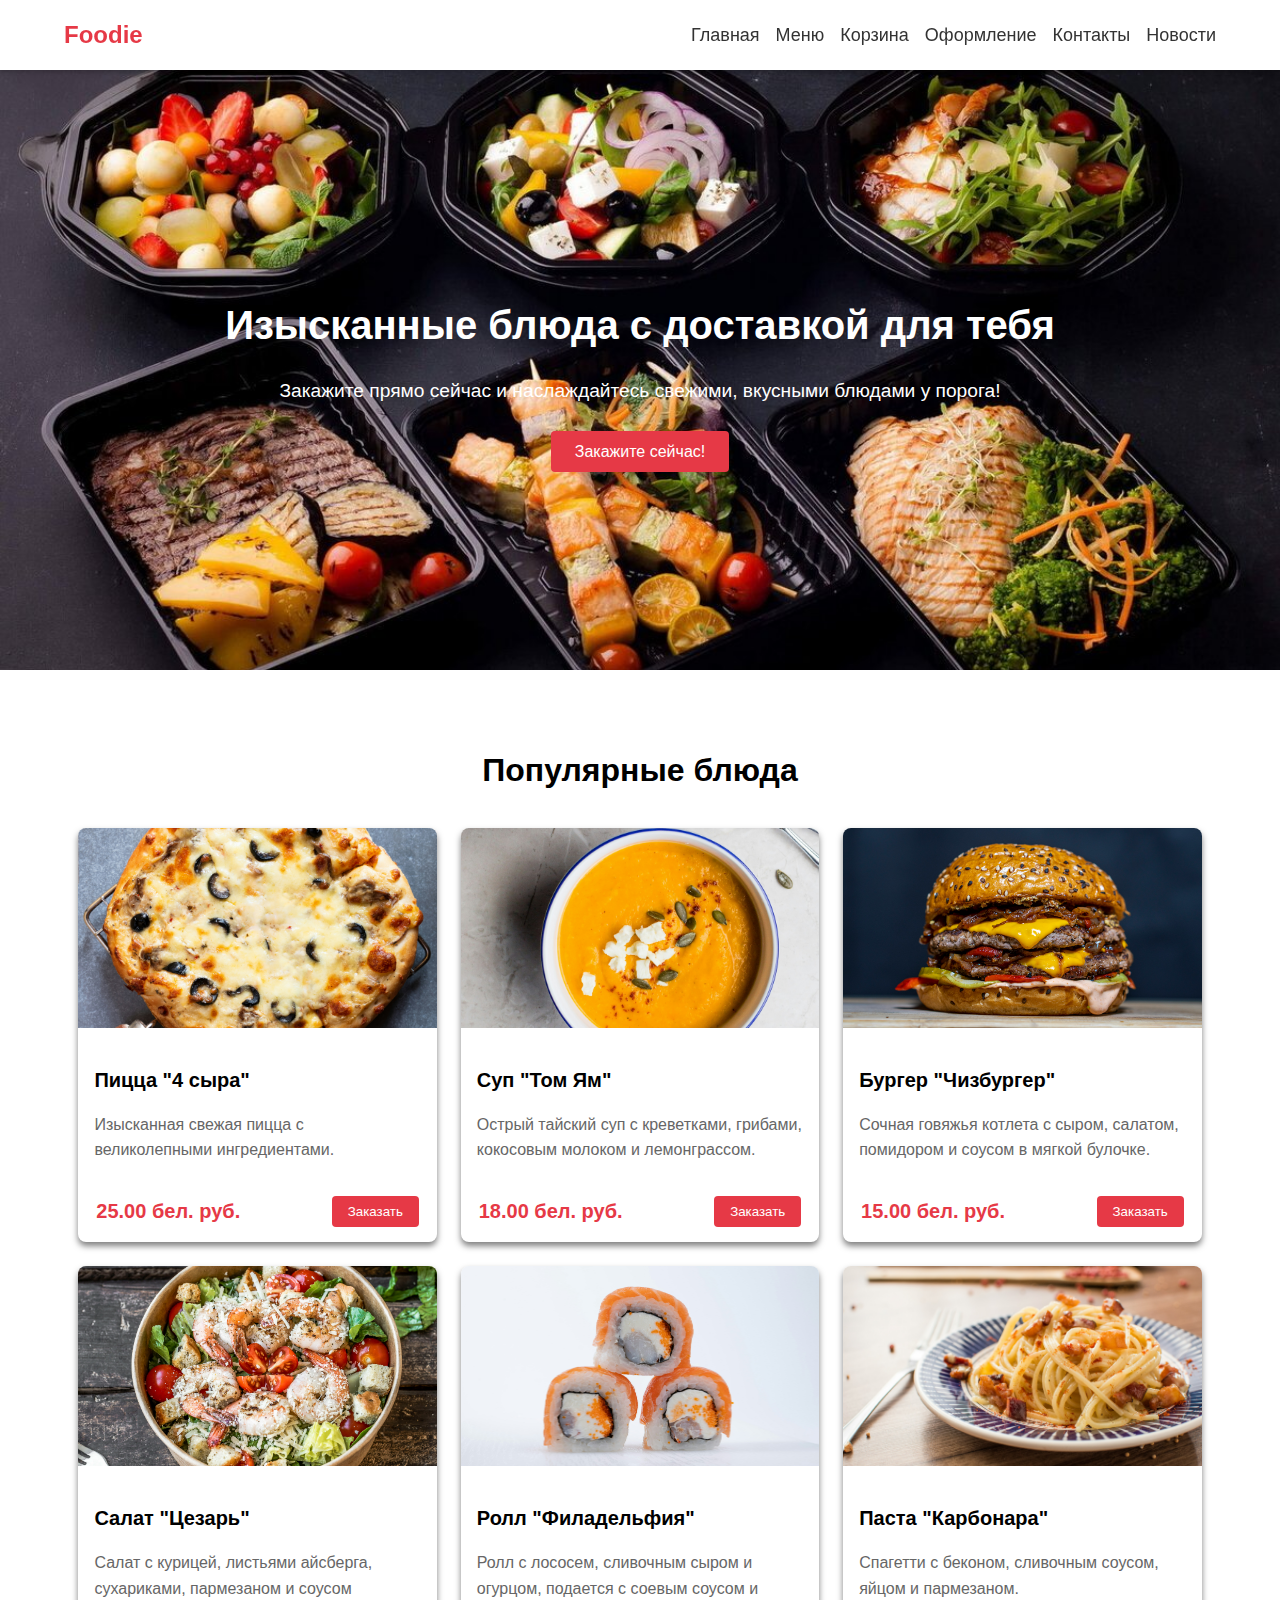
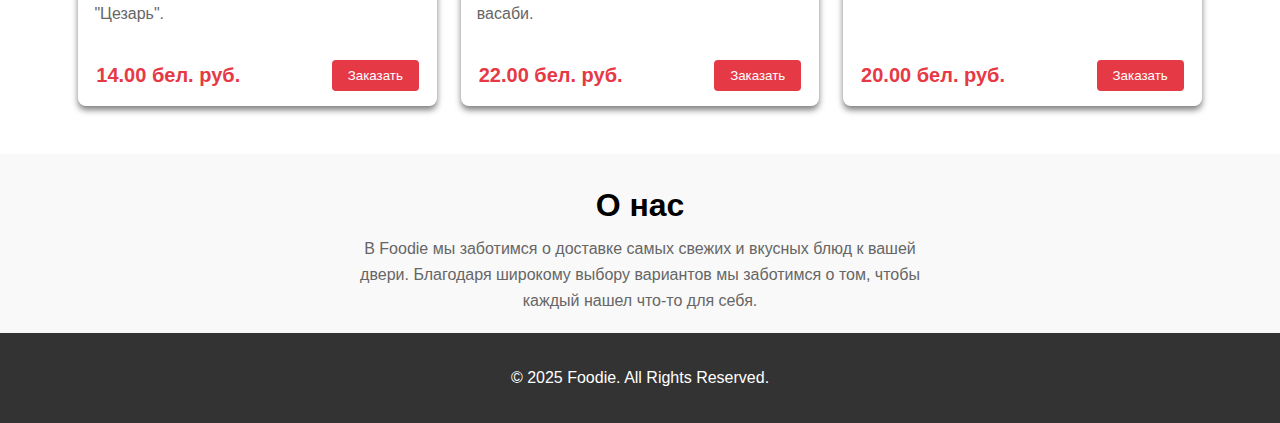
<file: website/index.html>
<!DOCTYPE html>
<html lang="ru">
<head>
    <meta charset="UTF-8">
    <meta name="viewport" content="width=device-width, initial-scale=1.0">
    <title>Доставка еды</title>
    <link rel="stylesheet" href="style.css">
    <link rel="icon" href="favicon.ico" type="image/x-icon">
    
</head>
<body>
   
    <div class="header">
        <div class="container">

            <!-- Навигация -->
            <nav class="nav">
                <a href="../website/index.html" class="logo">Foodie</a>
                <input id="menu__toggle" type="checkbox" />
                <label class="menu__btn" for="menu__toggle">
                    <span></span>
                </label>
                <ul class="menu__box">
                    <li><a class="menu__item" href="../website/index.html">Главная</a></li>
                    <li><a class="menu__item" href="../website/pages/menu.html">Меню</a></li>
                    <li><a class="menu__item" href="../website/pages/shoppingBasket.html">Корзина</a></li>
                    <li><a class="menu__item" href="../website/pages/order.html">Оформление</a></li>
                    <li><a class="menu__item" href="../website/pages/contacts.html">Контакты</a></li>
                    <li><a class="menu__item" href="../website/pages/news.html">Новости</a></li>
                </ul>
            </nav>

        </div>
    </div>

    <section class="hero">
        <div class="container">
            <h1>Изысканные блюда с доставкой для тебя</h1>
            <p>Закажите прямо сейчас и наслаждайтесь свежими, вкусными блюдами у порога!</p>
            <a href="../website/pages/menu.html" class="order-now">Закажите сейчас!</a>
        </div>
    </section>

    <section id="menu" class="popular-dishes">
        <div class="container">
            <h2>Популярные блюда</h2>
            <div class="dishes-grid">
                <!-- Card Example -->
                <div class="card">
                    <img src="../website/assets/images/cheese_pizza.jpg" alt='Пицца "4 сыра"'>
                    
                    <div class="card-content">
                        <h3>Пицца "4 сыра"</h3>
                        <p>Изысканная свежая пицца с великолепными ингредиентами.</p>
                        
                    </div>
                    <div class="card-footer">
                        <span class="price">25.00 бел. руб.</span>
                        <button class="add-to-cart">Заказать</button>
                    </div>
                </div>

                <div class="card">
                    <img src="../website/assets/images/tom_yam_soup.jpg" alt='Суп "Том Ям"'>
                    <div class="card-content">
                        <h3>Суп "Том Ям"</h3>
                        <p>Острый тайский суп с креветками, грибами, кокосовым молоком и лемонграссом.</p>
                        
                    </div>
                    <div class="card-footer">
                        <span class="price">18.00 бел. руб.</span>
                        <button class="add-to-cart">Заказать</button>
                    </div>
                </div>

                <div class="card">
                    <img src="../website/assets/images/cheeseburger.jpg" alt='Бургер "Чизбургер"'>
                    <div class="card-content">
                        <h3>Бургер "Чизбургер"</h3>
                        <p>Сочная говяжья котлета с сыром, салатом, помидором и соусом в мягкой булочке.</p>
                        
                    </div>
                    <div class="card-footer">
                        <span class="price">15.00 бел. руб.</span>
                        <button class="add-to-cart">Заказать</button>
                    </div>
                </div>
                <div class="card">
                    <img src="../website/assets/images/caesar_salad.jpg" alt='Салат "Цезарь"'>
                    <div class="card-content">
                        <h3>Салат "Цезарь"</h3>
                        <p>Салат с курицей, листьями айсберга, сухариками, пармезаном и соусом "Цезарь".</p>
                        
                    </div>
                    <div class="card-footer">
                        <span class="price">14.00 бел. руб.</span>
                        <button class="add-to-cart">Заказать</button>
                    </div>
                </div>
                <div class="card">
                    <img src="../website/assets/images/philadelphia.jpg" alt='Ролл "Филадельфия"'>
                    <div class="card-content">
                        <h3>Ролл "Филадельфия"</h3>
                        <p>Ролл с лососем, сливочным сыром и огурцом, подается с соевым соусом и васаби.</p>
                        
                    </div>
                    <div class="card-footer">
                        <span class="price">22.00 бел. руб.</span>
                        <button class="add-to-cart">Заказать</button>
                    </div>
                </div>
                <div class="card">
                    <img src="../website/assets/images/carbonara.jpg" alt='Паста "Карбонара"'>
                    <div class="card-content">
                        <h3>Паста "Карбонара"</h3>
                        <p>Спагетти с беконом, сливочным соусом, яйцом и пармезаном.</p>
                       
                    </div>
                    <div class="card-footer">
                        <span class="price">20.00 бел. руб.</span>
                        <button class="add-to-cart">Заказать</button>
                    </div>
                </div>
            </div>
        </div>
    </section>

    <section id="about" class="about">
        <div class="container">
            <h2>О нас</h2>
            <p>В Foodie мы заботимся о доставке самых свежих и вкусных блюд к вашей двери. Благодаря широкому выбору вариантов мы заботимся о том, чтобы каждый нашел что-то для себя.</p>
        </div>
    </section>

    <footer class="footer">
        <div class="container">
            <p>&copy; 2025 Foodie. All Rights Reserved.</p>
        </div>
    </footer>
</body>
</html>
</file>
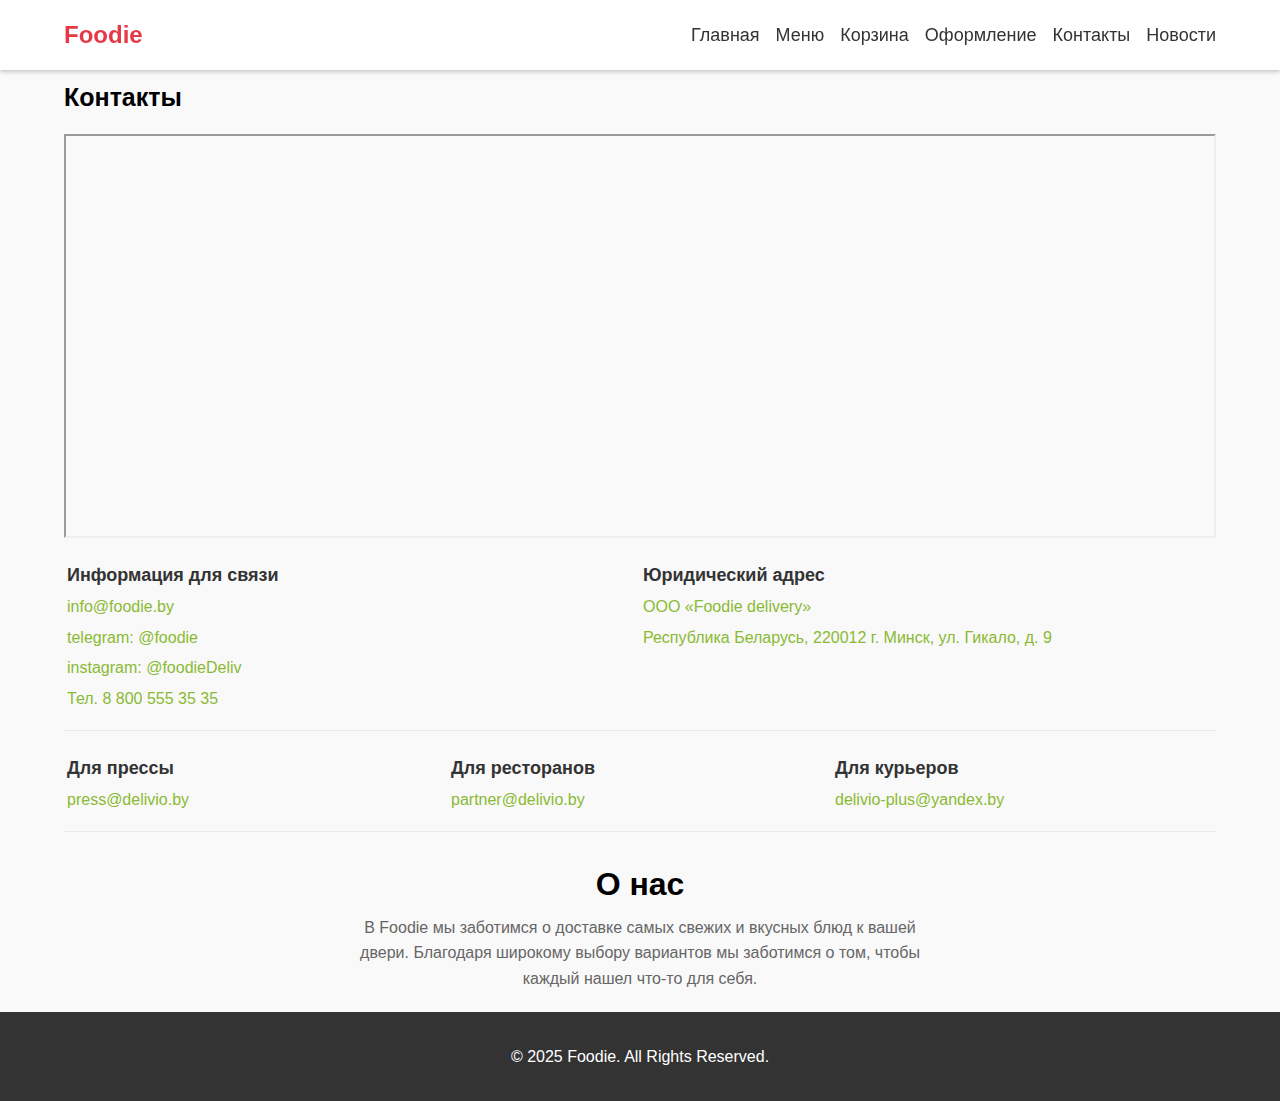
<file: website/pages/contacts.html>
<!DOCTYPE html>
<html lang="ru">
  <head>
    <meta charset="UTF-8" />
    <meta name="viewport" content="width=device-width, initial-scale=1.0" />
    <title>Контакты</title>
    <link rel="stylesheet" href="../style.css" />
    <link rel="stylesheet" href="../styles/style_contacts.css" />
    <link rel="icon" href="../favicon.ico" type="image/x-icon" />
  </head>

  <body>
    <header class="header">
      <div class="container">
        <!-- Навигация -->
        <nav class="nav">
          <a href="../index.html" class="logo">Foodie</a>
          <input id="menu__toggle" type="checkbox" />
          <label class="menu__btn" for="menu__toggle">
            <span></span>
          </label>
          <ul class="menu__box">
            <li><a class="menu__item" href="../index.html">Главная</a></li>
            <li><a class="menu__item" href="../pages/menu.html">Меню</a></li>
            <li><a class="menu__item" href="../pages/shoppingBasket.html">Корзина</a></li>
            <li><a class="menu__item" href="../pages/order.html">Оформление</a></li>
            <li><a class="menu__item" href="../pages/contacts.html">Контакты</a></li>
            <li><a class="menu__item" href="../pages/news.html">Новости</a></li>
          </ul>
        </nav>
      </div>
    </header>

    <div class="container">
      <h1>Контакты</h1>
      <div class="map">
        <a
          href="https://yandex.by/maps/157/minsk/?utm_medium=mapframe&utm_source=maps"
        ></a>
        <a
          href="https://yandex.by/maps/157/minsk/house/Zk4Ycw5kTkADQFtpfXVwc3xqZQ==/?ll=27.596234%2C53.912022&utm_medium=mapframe&utm_source=maps&z=17.37"
        ></a>
        <iframe
          src="https://yandex.by/map-widget/v1/?ll=27.596234%2C53.912022&mode=whatshere&whatshere%5Bpoint%5D=27.594625%2C53.911934&whatshere%5Bzoom%5D=17&z=17.37"
          width="560"
          height="400"
          frameborder="1"
          allowfullscreen="true"
          style="position: relative"
        ></iframe>
      </div>

      <div class="contact-info">
        <div class="contact-row">
          <div class="contact-item">
            <h3>Информация для связи</h3>
            <p>info@foodie.by</p>
            <p>telegram: @foodie</p>
            <p>instagram: @foodieDeliv</p>
            <p>Тел. 8 800 555 35 35</p>
          </div>
          <div class="contact-item">
            <h3>Юридический адрес</h3>
            <p>ООО  «Foodie delivery» </p>
            <p>Республика Беларусь, 220012 г. Минск, ул. Гикало, д. 9</p>
          </div>
        </div>
        <div class="contact-row">
          <div class="contact-item">
            <h4>Для прессы</h4>
            <p>press@delivio.by</p>
          </div>
          <div class="contact-item">
            <h4>Для ресторанов</h4>
            <p>partner@delivio.by</p>
          </div>
          <div class="contact-item">
            <h4>Для курьеров</h4>
            <p>delivio-plus@yandex.by</p>
          </div>
        </div>
      </div>
    </div>

    <section id="about" class="about">
      <div class="container">
        <h2>О нас</h2>
        <p>
          В Foodie мы заботимся о доставке самых свежих и вкусных блюд к вашей
          двери. Благодаря широкому выбору вариантов мы заботимся о том, чтобы
          каждый нашел что-то для себя.
        </p>
      </div>
    </section>

    <footer class="footer">
      <div class="container">
        <p>&copy; 2025 Foodie. All Rights Reserved.</p>
      </div>
    </footer>
  </body>
</html>
</file>
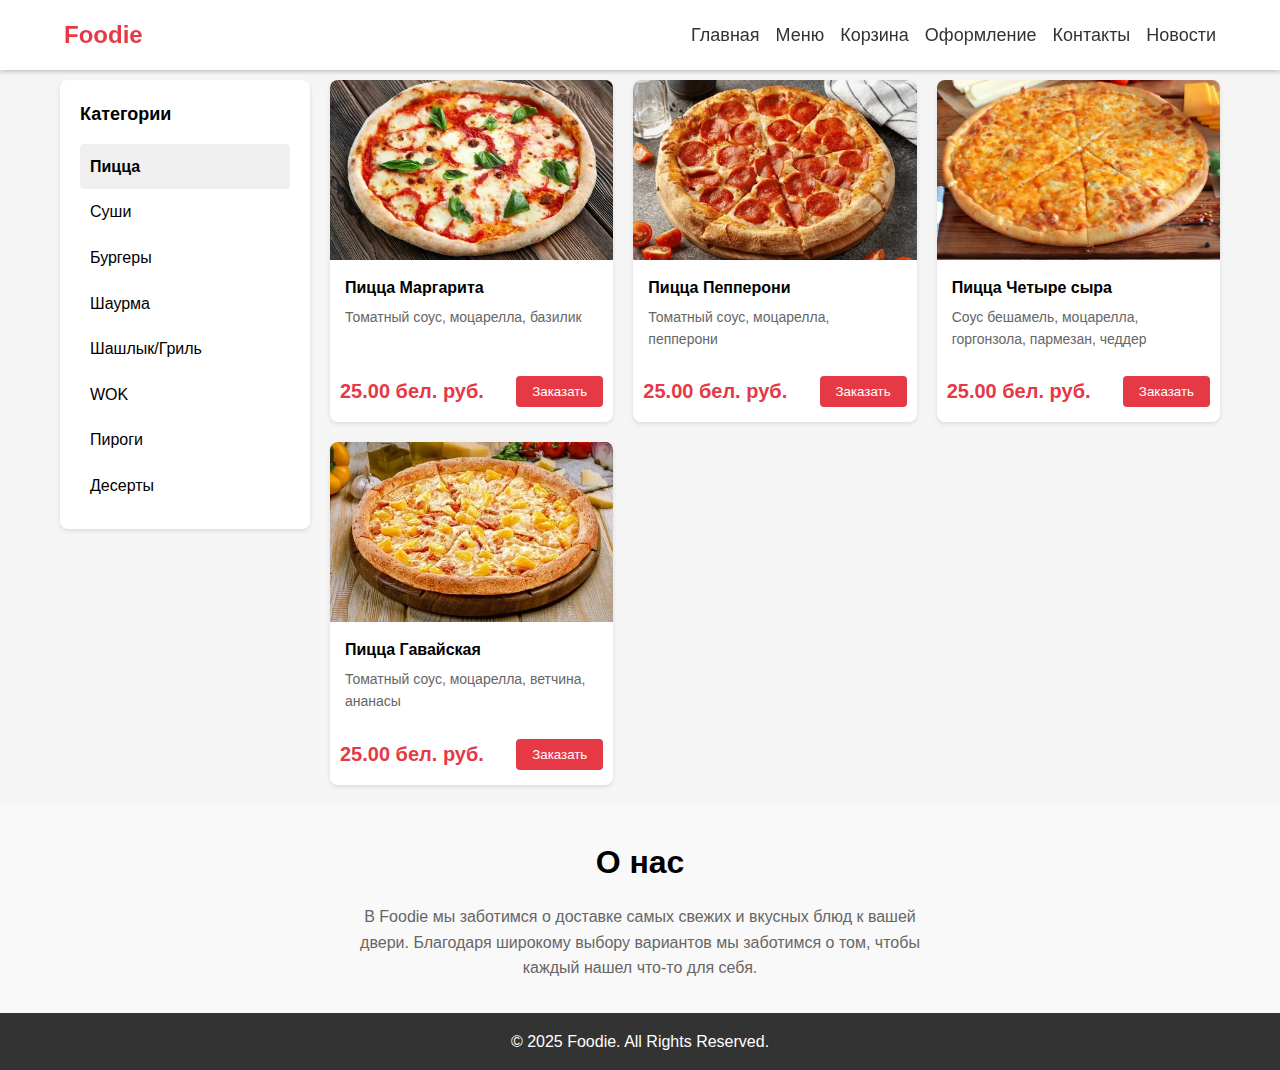
<file: website/pages/menu.html>
<!DOCTYPE html>
<html lang="ru">
<head>
    <meta charset="UTF-8">
    <meta name="viewport" content="width=device-width, initial-scale=1.0">
    <title>Меню - Доставка еды</title>
    <link rel="stylesheet" href="../style.css">
    <link rel="stylesheet" href="../styles/style_menu.css">
    <link rel="icon" href="../favicon.ico" type="image/x-icon">
</head>

<body>
    <header class="header">
        <div class="container">

            <!-- Навигация -->
            <nav class="nav">
                <a href="../index.html" class="logo">Foodie</a>
                <input id="menu__toggle" type="checkbox" />
                <label class="menu__btn" for="menu__toggle">
                    <span></span>
                </label>
                <ul class="menu__box">
                    <li><a class="menu__item" href="../index.html">Главная</a></li>
                    <li><a class="menu__item" href="../pages/menu.html">Меню</a></li>
                    <li><a class="menu__item" href="../pages/shoppingBasket.html">Корзина</a></li>
                    <li><a class="menu__item" href="../pages/order.html">Оформление</a></li>
                    <li><a class="menu__item" href="../pages/contacts.html">Контакты</a></li>
                    <li><a class="menu__item" href="../pages/news.html">Новости</a></li>
                </ul>
            </nav>

        </div>
      </header>

    <div class="menu-container">
        <aside class="sidebar">
            <h2>Категории</h2>
            <ul class="category-list">
                <li class="active">Пицца</li>
                <li>Суши</li>
                <li>Бургеры</li>
                <li>Шаурма</li>
                <li>Шашлык/Гриль</li>
                <li>WOK</li>
                <li>Пироги</li>
                <li>Десерты</li>
            </ul>
        </aside>
    
        <main class="content">
            <!-- Карточка блюда -->
            <div class="dish-card">
                <div class="dish-image">
                    <img src="../assets/images/margherita.jpg">
                    
                </div>
                <div class="dish-info">
                    <div class="dish-name">Пицца Маргарита</div>
                    <div class="dish-description">Томатный соус, моцарелла, базилик</div>
                    
                </div>
                <div class="card-footer">
                    <span class="price">25.00 бел. руб.</span>
                    <button class="add-to-cart">Заказать</button>
                </div>
            </div>

            <!-- Дублируем карточки для примера -->
            <div class="dish-card">
                <div class="dish-image">
                    <img src="../assets/images/peperoni.jpg" alt="Пицца Пепперони">
                </div>
                <div class="dish-info">
                    <div class="dish-name">Пицца Пепперони</div>
                    <div class="dish-description">Томатный соус, моцарелла, пепперони</div>
                </div>
                <div class="card-footer">
                    <span class="price">25.00 бел. руб.</span>
                    <button class="add-to-cart">Заказать</button>
                </div>
            </div>

            <div class="dish-card">
                <div class="dish-image">
                    <img src="../assets/images/4chees.jpg" alt="Пицца Четыре сыра">
                </div>
                <div class="dish-info">
                    <div class="dish-name">Пицца Четыре сыра</div>
                    <div class="dish-description">Соус бешамель, моцарелла, горгонзола, пармезан, чеддер</div>
                   
                </div>
                <div class="card-footer">
                    <span class="price">25.00 бел. руб.</span>
                    <button class="add-to-cart">Заказать</button>
                </div>
            </div>

            <div class="dish-card">
                <div class="dish-image">
                    <img src="../assets/images/gavani.jpg" alt="Пицца Гавайская">
                </div>
                <div class="dish-info">
                    <div class="dish-name">Пицца Гавайская</div>
                    <div class="dish-description">Томатный соус, моцарелла, ветчина, ананасы</div>
                    
                </div>
                <div class="card-footer">
                    <span class="price">25.00 бел. руб.</span>
                    <button class="add-to-cart">Заказать</button>
                </div>
            </div>

        </main>
    </div>

    <section id="about" class="about">
        <div class="container">
          <h2>О нас</h2>
          <p>
            В Foodie мы заботимся о доставке самых свежих и вкусных блюд к вашей
            двери. Благодаря широкому выбору вариантов мы заботимся о том, чтобы
            каждый нашел что-то для себя.
          </p>
        </div>
      </section>
  
      <footer class="footer">
        <div class="container">
          <p>&copy; 2025 Foodie. All Rights Reserved.</p>
        </div>
      </footer>
</body>
</html>
</file>
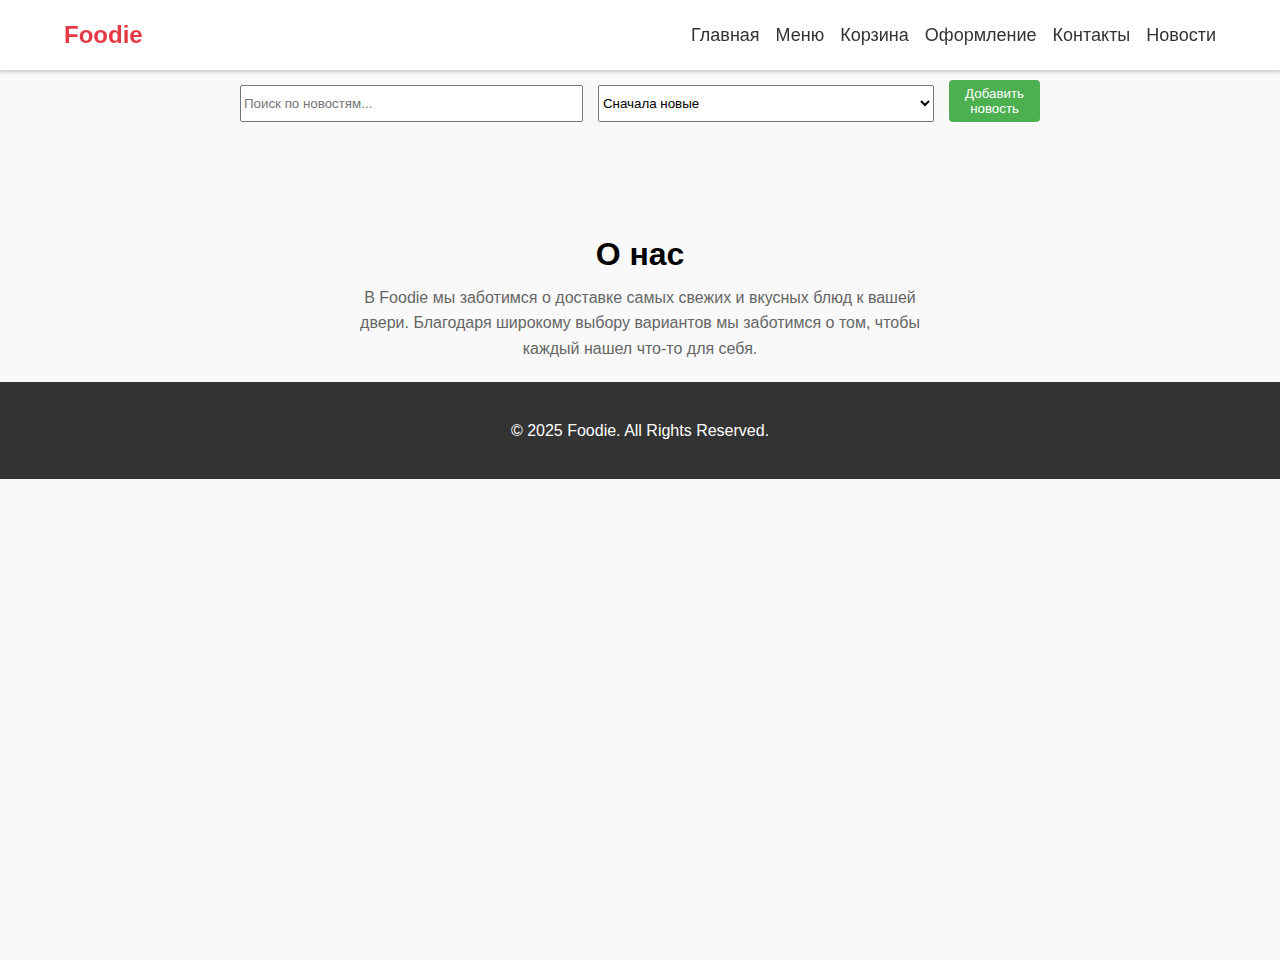
<file: website/pages/news.html>
<!DOCTYPE html>
<html lang="en">
  <head>
    <meta charset="UTF-8" />
    <meta name="viewport" content="width=device-width, initial-scale=1.0" />
    <title>Новости</title>
    <link rel="stylesheet" href="../style.css" />
    <link rel="stylesheet" href="../styles/style_news.css" />
    <link rel="icon" href="../favicon.ico" type="image/x-icon" />
    <style>
      body {
        min-height: 100vh; /* Если это есть, удалите или измените */
        padding-top: 60px; /* Если это есть, удалите или измените */
      }

      .footer {
        background-color: #333; /* Цвет фона футера */
        color: white; /* Цвет текста футера */
        text-align: center; /* Выравнивание текста по центру */
        padding: 20px 0; /* Отступы внутри футера */
        margin-top: auto; /* Футер прижимается к низу */
      }

      /* Стили для кнопки "Добавить" */
      #addNewsButton {
        padding: 6px 16px;
        background-color: #4caf50;
        color: white;
        border: none;
        border-radius: 4px;
        cursor: pointer;
      }

      #addNewsButton:hover {
        background-color: #45a049;
      }

      /* Стили для формы */
      .news-form {
        background-color: #f9f9f9;
        padding: 20px;
        border: 1px solid #ddd;
        margin-bottom: 20px;
      }

      /* Стили для кнопок в форме */
      #submitBtn,
      #cancelBtn {
        background-color: #4caf50;
        color: white;
        padding: 10px 20px;
        border: none;
        cursor: pointer;
        margin-right: 10px;
      }

      #cancelBtn {
        background-color: #f44336;
      }

      #submitBtn:hover,
      #cancelBtn:hover {
        opacity: 0.8;
      }
    </style>
  </head>
  <body>
    <header class="header">
      <div class="container">
        <!-- Навигация -->
        <nav class="nav">
          <a href="../index.html" class="logo">Foodie</a>
          <input id="menu__toggle" type="checkbox" />
          <label class="menu__btn" for="menu__toggle">
            <span></span>
          </label>
          <ul class="menu__box">
            <li><a class="menu__item" href="../index.html">Главная</a></li>
            <li><a class="menu__item" href="../pages/menu.html">Меню</a></li>
            <li><a class="menu__item" href="../pages/shoppingBasket.html">Корзина</a></li>
            <li><a class="menu__item" href="../pages/order.html">Оформление</a></li>
            <li><a class="menu__item" href="../pages/contacts.html">Контакты</a></li>
            <li><a class="menu__item" href="../pages/news.html">Новости</a></li>
          </ul>
        </nav>
      </div>
    </header>

    <div class="news-page">
      <div class="search-sort">
        <input type="text" id="searchInput" placeholder="Поиск по новостям..." maxlength="50" />
        <select id="sortSelect">
          <option value="newest">Сначала новые</option>
          <option value="oldest">Сначала старые</option>
          <option value="title">По заголовку</option>
        </select>
        <button id="addNewsButton">Добавить новость</button>
      </div>

      <div class="news-page">
        <!-- Кнопка "Добавить" -->
        <!-- <button id="addNewsButton">Добавить новость</button> -->

        <!-- Форма (изначально скрыта) -->
        <div class="news-form" id="newsFormContainer" style="display: none">
          <form id="newsForm">
            <div class="form-group">
              <label for="title">Заголовок:</label>
              <input type="text" id="title" required maxlength="100" />
              <!-- Ограничение 100 символов -->
              <span id="titleCounter"></span>
              <!-- Счётчик символов -->
            </div>

            <div class="form-group">
              <label for="content">Содержание:</label>
              <textarea id="content" required maxlength="500"></textarea>
              <!-- Ограничение 500 символов -->
              <span id="contentCounter"></span>
              <!-- Счётчик символов -->
            </div>

            <div class="form-group">
              <label for="category">Категория:</label>
              <input type="text" id="category" maxlength="50" />
              <!-- Ограничение 50 символов -->
              <span id="categoryCounter"></span>
              <!-- Счётчик символов -->
            </div>

            <button type="submit" id="submitBtn">Добавить новость</button>
            <button type="button" id="cancelBtn">Отмена</button>
          </form>
        </div>

        <!-- Контейнер для новостей -->
        <div id="newsContainer"></div>
      </div>
    </div>

    <section id="about" class="about">
      <div class="container">
        <h2>О нас</h2>
        <p>
          В Foodie мы заботимся о доставке самых свежих и вкусных блюд к вашей двери. Благодаря
          широкому выбору вариантов мы заботимся о том, чтобы каждый нашел что-то для себя.
        </p>
      </div>
    </section>

    <footer class="footer">
      <div class="container">
        <p>&copy; 2025 Foodie. All Rights Reserved.</p>
      </div>
    </footer>

    <script src="../scripts/scripts_new.js"></script>
  </body>
</html>
</file>
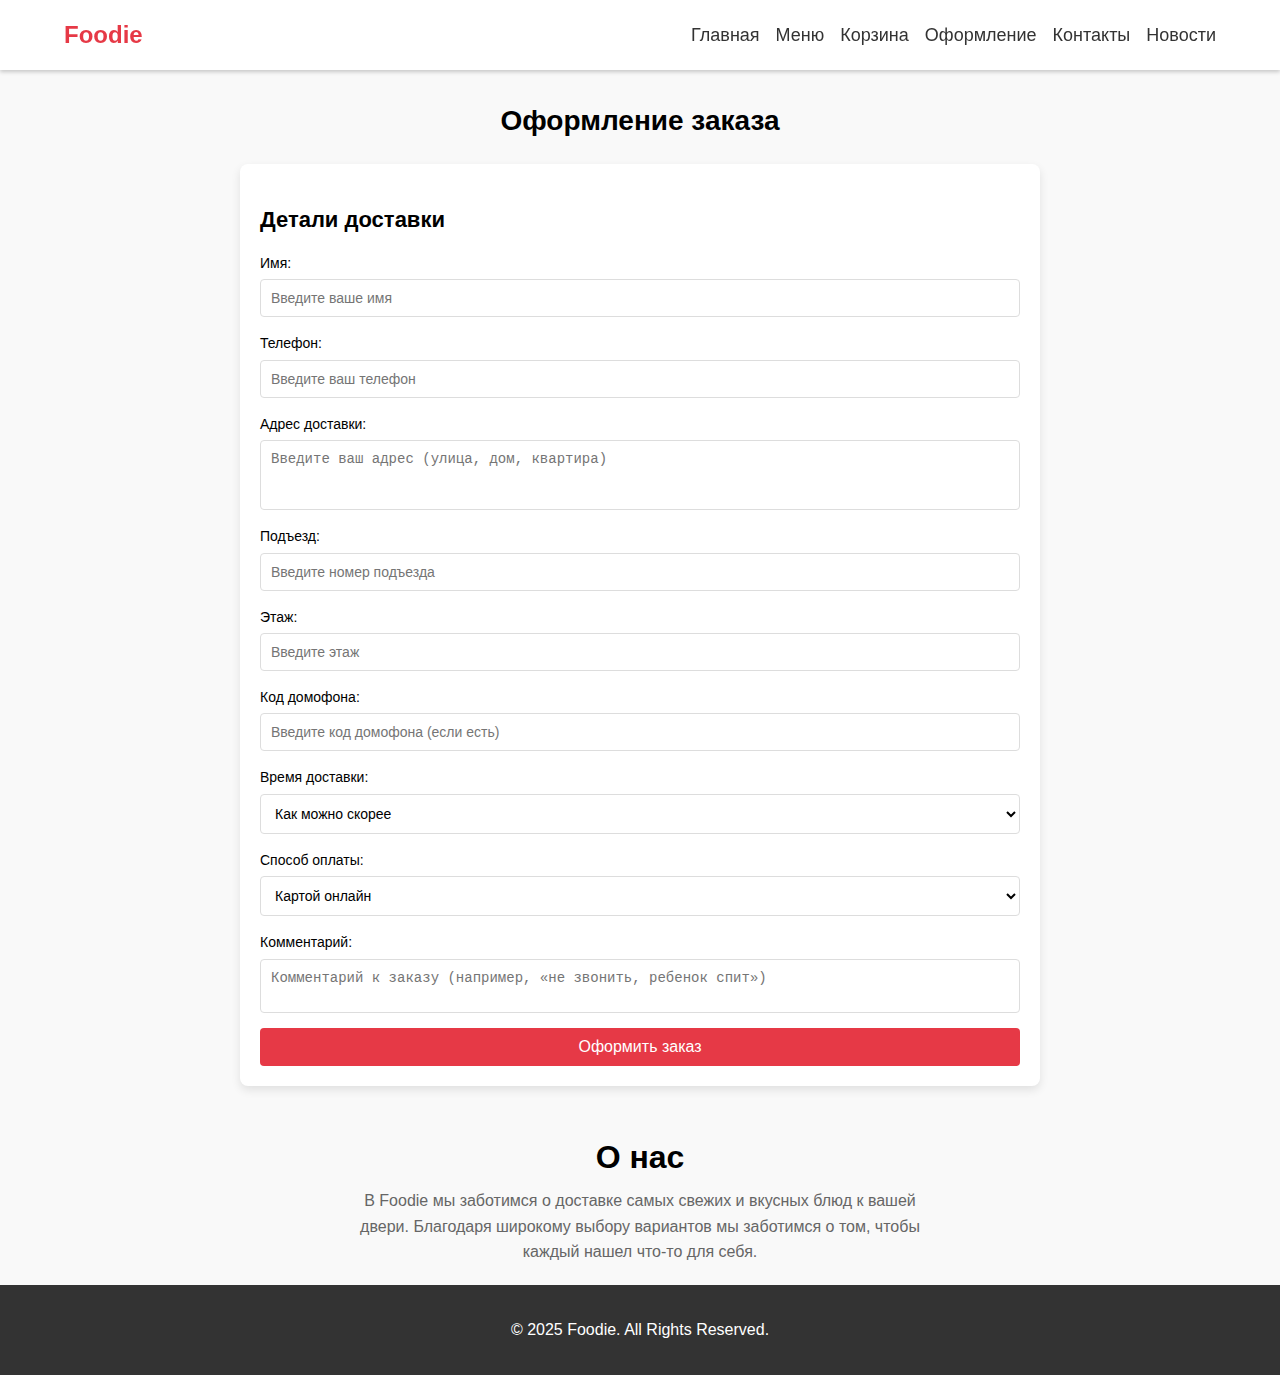
<file: website/pages/order.html>
<!DOCTYPE html>
<html lang="ru">
  <head>
    <meta charset="UTF-8" />
    <meta name="viewport" content="width=device-width, initial-scale=1.0" />
    <title>Оформление заказов</title>
    <link rel="stylesheet" href="../style.css" />
    <link rel="stylesheet" href="../styles/style_order.css" />
    <link rel="icon" href="../favicon.ico" type="image/x-icon" />
  </head>
  <body>
    <header class="header">
      <div class="container">

        <!-- Навигация -->
        <nav class="nav">
          <a href="../index.html" class="logo">Foodie</a>
          <input id="menu__toggle" type="checkbox" />
          <label class="menu__btn" for="menu__toggle">
              <span></span>
          </label>
          <ul class="menu__box">
              <li><a class="menu__item" href="../index.html">Главная</a></li>
              <li><a class="menu__item" href="../pages/menu.html">Меню</a></li>
              <li><a class="menu__item" href="../pages/shoppingBasket.html">Корзина</a></li>
              <li><a class="menu__item" href="../pages/order.html">Оформление</a></li>
              <li><a class="menu__item" href="../pages/contacts.html">Контакты</a></li>
              <li><a class="menu__item" href="../pages/news.html">Новости</a></li>
          </ul>
        </nav>

      </div>
    </header>

    <section>
        <div class="order-page">
            <h1>Оформление заказа</h1>
            <div class="order-container">
             
              <div class="order-form">
                <h2>Детали доставки</h2>
                <form action="#" method="POST">
                  <label for="name">Имя:</label>
                  <input type="text" id="name" name="name" placeholder="Введите ваше имя" required />
          
                  <label for="phone">Телефон:</label>
                  <input type="tel" id="phone" name="phone" placeholder="Введите ваш телефон" required />
          
                  <label for="address">Адрес доставки:</label>
                  <textarea id="address" name="address" rows="3" placeholder="Введите ваш адрес (улица, дом, квартира)" required></textarea>
          
                  <label for="entrance">Подъезд:</label>
                  <input type="text" id="entrance" name="entrance" placeholder="Введите номер подъезда" />
          
                  <label for="floor">Этаж:</label>
                  <input type="text" id="floor" name="floor" placeholder="Введите этаж" />
          
                  <label for="intercom">Код домофона:</label>
                  <input type="text" id="intercom" name="intercom" placeholder="Введите код домофона (если есть)" />
          
                  <label for="delivery-time">Время доставки:</label>
                  <select id="delivery-time" name="delivery-time" required>
                    <option value="asap">Как можно скорее</option>
                    <option value="8:00">8:00</option>
                    <option value="10:00">10:00</option>
                    <option value="12:00">12:00</option>
                    <option value="14:00">14:00</option>
                    <option value="18:00">18:00</option>
                    <option value="20:00">20:00</option>
                    <option value="22:00">22:00</option>
                  </select>
          
                  <label for="payment-method">Способ оплаты:</label>
                  <select id="payment-method" name="payment-method" required>
                    <option value="card">Картой онлайн</option>
                    <option value="cash">Наличными курьеру</option>
                    <option value="terminal">Картой через терминал</option>
                  </select>
          
                  <label for="comment">Комментарий:</label>
                  <textarea id="comment" name="comment" rows="2" placeholder="Комментарий к заказу (например, «не звонить, ребенок спит»)"></textarea>
          
                  <button type="submit" class="btn-submit">Оформить заказ</button>
                </form>
              </div>
            </div>
          </div>
          
    </section>

    <section id="about" class="about">
        <div class="container">
          <h2>О нас</h2>
          <p>
            В Foodie мы заботимся о доставке самых свежих и вкусных блюд к вашей
            двери. Благодаря широкому выбору вариантов мы заботимся о том, чтобы
            каждый нашел что-то для себя.
          </p>
        </div>
    </section>
  
      <footer class="footer">
        <div class="container">
          <p>&copy; 2025 Foodie. All Rights Reserved.</p>
        </div>
      </footer>

  </body>
</html>
</file>
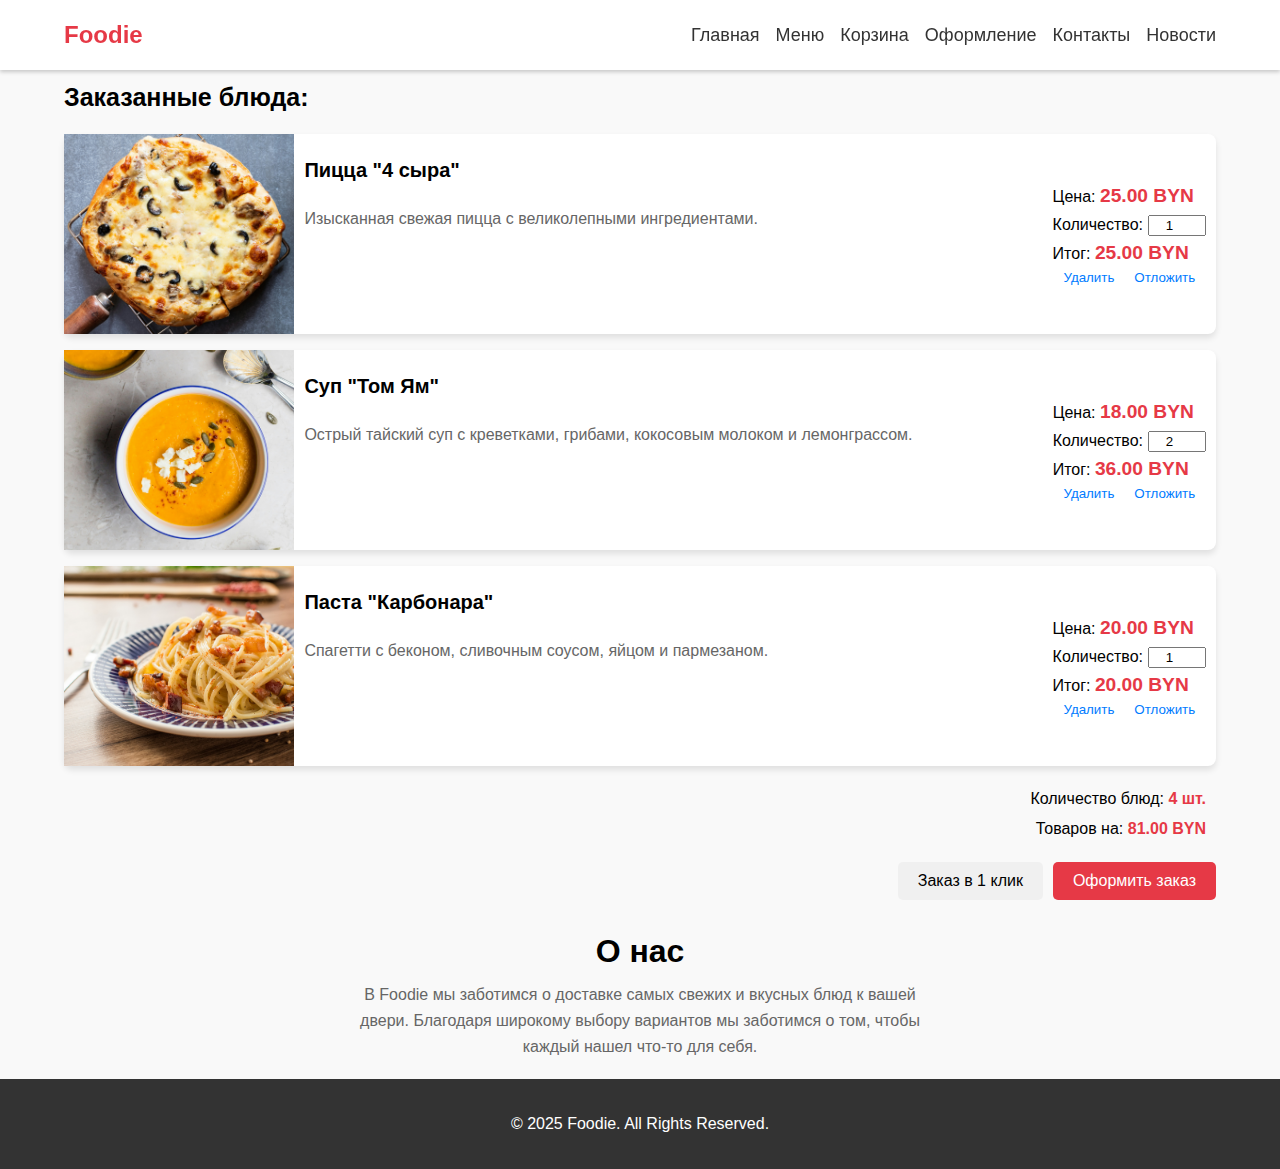
<file: website/pages/shoppingBasket.html>
<!DOCTYPE html>
<html lang="ru">
  <head>
    <meta charset="UTF-8" />
    <meta name="viewport" content="width=device-width, initial-scale=1.0" />
    <title>Корзина товаров</title>
    <link rel="stylesheet" href="../style.css" />
    <link rel="stylesheet" href="../styles/style_basket.css" />
    <link rel="icon" href="../favicon.ico" type="image/x-icon" />
  </head>
  <body>
    <header class="header">
      <div class="container">

        <!-- Навигация -->
        <nav class="nav">
          <a href="../index.html" class="logo">Foodie</a>
          <input id="menu__toggle" type="checkbox" />
          <label class="menu__btn" for="menu__toggle">
              <span></span>
          </label>
          <ul class="menu__box">
              <li><a class="menu__item" href="../index.html">Главная</a></li>
              <li><a class="menu__item" href="../pages/menu.html">Меню</a></li>
              <li><a class="menu__item" href="../pages/shoppingBasket.html">Корзина</a></li>
              <li><a class="menu__item" href="../pages/order.html">Оформление</a></li>
              <li><a class="menu__item" href="../pages/contacts.html">Контакты</a></li>
              <li><a class="menu__item" href="../pages/news.html">Новости</a></li>
          </ul>
        </nav>

      </div>
    </header>

    <section>
      <div class="container">
        <h1>Заказанные блюда:</h1>
        <div class="dishes-basket">
          <!-- Card Example -->
          <div class="basket-card">

              <img 
              src="../assets/images/cheese_pizza.jpg"
              alt='Пицца "4 сыра"'
              />
            
            <div class="content">
              <h3>Пицца "4 сыра"</h3>
              <p>Изысканная свежая пицца с великолепными ингредиентами.</p>
            </div>

            <div class="actions">
              <div class="price">Цена: <span>25.00 BYN</span></div>
              <div class="quantity">
                Количество: <input type="number" value="1" min="1" step="1" max="9999"/>
              </div>
              <div class="price">Итог: <span>25.00 BYN</span></div>
              <div class="buttons">
                <button>Удалить</button>
                <button>Отложить</button>
              </div>
            </div>
          
          </div>

          <div class="basket-card">
            <img
              src="../assets/images/tom_yam_soup.jpg"
              alt='Суп "Том Ям"'
            />
            <div class="content">
              <h3>Суп "Том Ям"</h3>
              <p>
                Острый тайский суп с креветками, грибами, кокосовым молоком и
                лемонграссом.
              </p>
            </div>
            <div class="actions">
              <div class="price">Цена: <span>18.00 BYN</span></div>
              <div class="quantity">
                Количество: <input type="number" value="2" min="1" step="1" max="9999"/>
              </div>
              <div class="price">Итог: <span>36.00 BYN</span></div>
              <div class="buttons">
                <button>Удалить</button>
                <button>Отложить</button>
              </div>
            </div>
          </div>

          <div class="basket-card">
            <img
              src="../assets/images/carbonara.jpg"
              alt='Паста "Карбонара"'
            />

            <div class="content">
              <h3>Паста "Карбонара"</h3>
              <p>Спагетти с беконом, сливочным соусом, яйцом и пармезаном.</p>
            </div>

            <div class="actions">
                <div class="price">Цена: <span>20.00 BYN</span></div>
                <div class="quantity">
                  Количество: 
                  <div class="right-alignment">
                    <input type="number" value="1" min="1" step="1" max="9999"/>
                  </div>
                </div>
                <div class="price">Итог: <span>20.00 BYN</span></div>
                <div class="buttons">
                  <button>Удалить</button>
                  <button>Отложить</button>
                </div>
            </div>
          </div>
        </div>

        <div class="basket-card-summary">
          <p>Количество блюд: <strong class="red-color">4 шт.</strong></p>
          <p>Товаров на: <strong class="red-color">81.00 BYN</strong></p>
        </div>

        <!-- Buttons Section -->
        <div class="basket-card-buttons">
          <form action="../pages/menu.html">
            <button class="quick-order">Заказ в 1 клик</button>
          </form>
          <form action="../pages/order.html">
            <button class="checkout">Оформить заказ</button>
          </form>
        </div>
      </div>
    </section>

    <section id="about" class="about">
      <div class="container">
        <h2>О нас</h2>
        <p>
          В Foodie мы заботимся о доставке самых свежих и вкусных блюд к вашей
          двери. Благодаря широкому выбору вариантов мы заботимся о том, чтобы
          каждый нашел что-то для себя.
        </p>
      </div>
    </section>

    <footer class="footer">
      <div class="container">
        <p>&copy; 2025 Foodie. All Rights Reserved.</p>
      </div>
    </footer>
  </body>
</html>
</file>
<file: website/style.css>
/* General Styles */
body {
    margin: 0;
    font-family: Arial, sans-serif;
    line-height: 1.6;
    background-color: #f9f9f9;
    padding-top: 60px;

}

.container {
    width: 90%;
    max-width: 1200px;
    margin: 0 auto;
    justify-content: space-between;
}

.container > h1{
    font-size: 25px;
}

/* Header */
.header {
    background-color: #fff;
    box-shadow: 0 2px 4px rgba(0, 0, 0, 0.2);
    position: fixed;
    top: 0; /* Прижимаем к верхнему краю */
    left: 0; /* Прижимаем к левому краю */
    width: 100%; /* Растягиваем на всю ширину */
    z-index: 1000; /* Убедимся, что шапка поверх других элементов */
    padding: 1rem 0;
    display: flex;
    justify-content: center; /* Центрируем содержимое */
    padding: 1rem 0;
    display: flex;
}

.header .nav{
    display: flex;
}

.header .nav .menu__box{
    display: flex;
    gap: 1rem;
    align-items: center;
    margin-left: auto;
}

.header .nav .logo {
    font-size: 1.5rem;
    font-weight: bold;
    color: #e63946;
    text-decoration: none;
}

.header .nav a {
    text-decoration: none;
    color: #333;
    transition: color 0.3s;
}

.header .nav a:hover {
    color: #e63946;
}

.header .menu-btn {
    display: none;
    background-color: #e63946;
    color: #fff;
    padding: 0.5rem 1rem;
    border-radius: 4px;
    text-decoration: none;
}

.account{
    display: flex;
    float: right;
}

/* Hero Section */
.hero {
    background: url('assets/images/main.jpg') no-repeat center center/cover; /*no-repeat center center/cover*/
    color: #fff;
    text-align: center;
    padding: 5rem 1rem;
    height: 50vh;
    display: flex;
    flex-direction: column;
    justify-content: center;
    align-items: center;
}

.hero h1 {
    font-size: 2.5rem;
    margin-bottom: 1rem;
}

.hero p {
    font-size: 1.2rem;
    margin-bottom: 2rem;
}

.hero .order-now {
    background-color: #e63946;
    color: #fff;
    padding: 0.75rem 1.5rem;
    border-radius: 4px;
    text-decoration: none;
    font-size: 1rem;
    transition: background-color 0.3s;
}

.hero .order-now:hover {
    background-color: #d62839;
}

/* Popular Dishes */
.popular-dishes {
    padding: 3rem 1rem;
    background-color: #fff;
}

.popular-dishes h2 {
    text-align: center;
    font-size: 2rem;
    margin-bottom: 2rem;
}

.dishes-grid {
    display: grid;
    grid-template-columns: repeat(auto-fit, minmax(300px, 1fr));
    gap: 1.5rem;
}

.card {
    background: #fff;
    box-shadow: 0 4px 6px rgba(0, 0, 0, 0.5);
    border-radius: 8px;
    overflow: hidden;
    transition: transform 0.3s;
    display: flex; /* Добавляем Flexbox */
    flex-direction: column; /* Элементы располагаются вертикально */
    height: 100%; /* Занимает всю доступную высоту */

}

.card:hover {
    transform: scale(1.05);
}

.card img {
    width: 100%;
    height: 200px;
    object-fit: cover;
}

.card-content {
    padding: 1rem;
}

.card-content h3 {
    font-size: 1.25rem;
    margin-bottom: 0.5rem;
}

.card-content p {
    color: #666;
    margin-bottom: 1rem;
}

.card-footer {
    display: flex;
    justify-content: space-between;
    align-items: flex-end;
    margin-top: auto;
    padding-bottom: 15px;
    padding-left: 5%;
    padding-right: 5%;
}

    .card-footer .price {
        color: #e63946;
        font-weight: bold;
        font-size: 1.25rem;
    }

    .card-footer .add-to-cart {
        background-color: #e63946;
        color: #fff;
        padding: 0.5rem 1rem;
        border-radius: 4px;
        border: none;
        cursor: pointer;
        transition: background-color 0.3s;
    }


.card-footer .add-to-cart:hover {
    background-color: #d62839;
}

/* About Section */
.about {
    padding-bottom: 20px;
    background-color: #f9f9f9;
    text-align: center;
}

.about h2 {
    font-size: 2rem;
    margin-bottom: 5px;
}

.about p {
    color: #666;
    max-width: 600px;
    margin: 0 auto;
}

/* Footer */
.footer {
    background-color: #333;
    color: #fff;
    padding: 1rem 0;
    text-align: center;
}

.menu__box {
    display: flex;
    justify-content: flex-end;
    list-style: none;
    gap: 30px;
    margin: 0;
    padding: 0;
}

.menu__item {
    text-decoration: none;
    font-family: Arial, sans-serif;
    font-size: 18px;
    transition: color 0.3s;
}

/* Скрываем гамбургер на больших экранах */
.menu__btn,
#menu__toggle {
    display: none;
}

@media (max-width: 575px){

    .menu__box {
        display: flex;
        align-items: flex-start;
        justify-content: flex-start;
        flex-direction: column;
        position: fixed;
        padding-top: 25px;
        top: 0;
        left: -100%;
        width: 250px;
        height: 100%;
        background: #ffffff;
        box-shadow: 2px 0 5px rgba(0,0,0,0.2);
        transition: left 0.3s ease-in-out;
        z-index: 999;
    }

    .menu__item {
        font-size: 20px;
        color: #333;
    }

    .menu__btn {
        display: flex;
        align-items: center;
        position: absolute;
        top: 20px;
        right: 20px;
        width: 26px;
        height: 26px;
        cursor: pointer;
        z-index: 1;
    }

    .menu__btn > span,
    .menu__btn > span::before,
    .menu__btn > span::after {
        display: block;
        position: absolute;
        width: 100%;
        height: 2px;
        background: #000;
        transition: all 0.3s;
    }

    .menu__btn > span::before {
        content: '';
        top: -8px;
    }

    .menu__btn > span::after {
        content: '';
        top: 8px;
    }

    #menu__toggle:checked ~ .menu__btn > span {
        transform: rotate(45deg);
    }

    #menu__toggle:checked ~ .menu__btn > span::before {
        top: 0;
        transform: rotate(0);
    }

    #menu__toggle:checked ~ .menu__btn > span::after {
        top: 0;
        transform: rotate(90deg);
    }

    #menu__toggle:checked ~ .menu__box {
        visibility: visible;
        left: 0;
    }

    .container > h1{
        font-size: 20px;
    }
}
</file>
<file: website/styles/style_contacts.css>
.map {
    display: flex;
    width: 100%;
    overflow: hidden;
    justify-content: center;
    align-items: center;
}

.map iframe {
    justify-content: center;
    width: 100%;
    align-items: center;
}

.contact-info {
    font-family: Arial, sans-serif;
    color: #333;
    margin: 20px 0;
    line-height: 1.6;
}

.contact-row {
    display: flex;
    margin-bottom: 20px;
    border-bottom: 1px solid #eaeaea;
    padding-bottom: 10px;
}

.contact-item {
    flex: 1;
    text-align: left;
    margin: 3px;
}

.contact-item h3,
.contact-item h4 {
    margin: 0 0 5px;
    font-weight: bold;
    font-size: 18px;
}

.contact-item p {
    margin: 5px 0;
    color: #8ab934;
    font-size: 16px;
    word-break: break-word;
}
</file>
<file: website/styles/style_menu.css>
/* Menu Section */
.menu {
    padding: 3rem 1rem;
    background-color: #fff;
}

.menu h1 {
    text-align: center;
    font-size: 2.5rem;
    margin-bottom: 2rem;
}

.dishes-grid {
    display: grid;
    grid-template-columns: repeat(auto-fit, minmax(300px, 1fr));
    gap: 1.5rem;
}

.card {
    
    background: #fff;
    box-shadow: 0 4px 6px rgba(0, 0, 0, 0.1);
    border-radius: 8px;
    overflow: hidden;
    transition: transform 0.3s;
}

.card:hover {
    transform: scale(1.05);
}

.card img {
    width: 100%;
    height: 200px;
    object-fit: cover;
}

.card-content {
    padding: 1rem;
}

.card-content h3 {
    font-size: 1.25rem;
    margin-bottom: 0.5rem;
}

.card-content p {
    color: #666;
    margin-bottom: 1rem;
}

.card-footer {
    display: flex;
    justify-content: space-between;
    align-items: center;
}

.card-footer .price {
    color: #e63946;
    font-weight: bold;
    font-size: 1.25rem;
}

.card-footer .add-to-cart {
    background-color: #e63946; /* Красный цвет */
    color: #fff; /* Цвет текста - белый */
    padding: 0.5rem 1rem; /* Отступы */
    border-radius: 4px; /* Закругление углов */
    border: none; /* Без границы */
    cursor: pointer; /* Указатель при наведении */
    transition: background-color 0.3s; /* Плавный переход фона */
}

.card-footer .add-to-cart:hover {
    background-color: #d62839; /* Более тёмный красный при наведении */
}


.card-footer .add-to-cart:hover {
    background-color: #d62839;
}

/* About Section */
.about {
    padding: 2rem 1rem;
    background-color: #f9f9f9;
    text-align: center;
}

.about h2 {
    font-size: 2rem;
    margin-bottom: 1rem;
}

.about p {
    color: #666;
    max-width: 600px;
    margin: 0 auto;
}

/* Footer */
.footer {
    background-color: #333;
    color: #fff;
    padding: 1rem 0;
    text-align: center;
}
/* Menu Section */
.categories {
    margin: 1.5rem 0;
}

.category-btn {
    background-color: #e63946;
    color: #fff;
    padding: 0.75rem 1.5rem;
    border: none;
    border-radius: 4px;
    cursor: pointer;
    margin-bottom: 0.5rem;
    width: 100%;
    text-align: left;
    font-size: 1.1rem;
    transition: background-color 0.3s;
}

.category-btn:hover {
    background-color: #d62839;
}

.item-list {
    display: none; /* Скрываем по умолчанию */
    margin-bottom: 1rem;
}

* {
    margin: 0;
    padding: 0;
    box-sizing: border-box;
}

body {
    font-family: Arial, sans-serif;
    background-color: #f5f5f5;
    padding-top: 60px; /* Пример: 60px - это высота вашего header */
}

.header {
    background-color: #fff;
    box-shadow: 0 2px 4px rgba(0, 0, 0, 0.2);
    position: fixed; /* Фиксированная позиция */
    top: 0; /* Прижимаем к верхнему краю */
    left: 0; /* Прижимаем к левому краю */
    width: 100%; /* Растягиваем на всю ширину */
    z-index: 1000; /* Убедимся, что шапка поверх других элементов */
    padding: 1rem 0;
    display: flex;
    justify-content: center; /* Центрируем содержимое */
}
.menu-container {
    max-width: 1200px;
    margin: 0 auto;
    display: flex;
    padding: 20px;
    gap: 20px;
}

.sidebar {
    width: 250px;
    background: white;
    padding: 20px;
    border-radius: 8px;
    box-shadow: 0 2px 4px rgba(0,0,0,0.1);
    height: fit-content;
}

.sidebar h2 {
    margin-bottom: 15px;
    font-size: 18px;
}

.category-list {
    list-style: none;
}

.category-list li {
    padding: 10px;
    cursor: pointer;
    border-radius: 4px;
}

.category-list li:hover,
.category-list li.active {
    background-color: #f0f0f0;
    font-weight: bold;
}

.content {
    flex: 1;
    display: grid;
    grid-template-columns: repeat(auto-fill, minmax(250px, 1fr));
    gap: 20px;
}

.dish-card {
background: white;
border-radius: 8px;
overflow: hidden;
box-shadow: 0 2px 4px rgba(0,0,0,0.1);
display: flex; /* Добавляем Flexbox */
flex-direction: column; /* Элементы располагаются вертикально */
height: 100%; /* Занимает всю доступную высоту */
}

.dish-info {
padding: 15px;
flex: 1; /* Растягиваем блок, чтобы он занимал всё доступное пространство */
}

.dish-image {
    height: 180px;
    position: relative;
}

.dish-image img {
    width: 100%;
    height: 100%;
    object-fit: cover;
}
.dish-name {
    font-weight: bold;
    font-size: 16px;
    margin-bottom: 5px;
}

.dish-description {
    color: #666;
    font-size: 14px;
    margin-bottom: 10px;
}

.dish-price {
    font-weight: bold;
    color: #e44d26;
}

@media (max-width: 768px) {
    .menu-container { /* Важно: Обращаемся к контейнеру sidebar и content */
        flex-direction: column; /* Располагаем sidebar и content друг под другом */
    }

    .sidebar {
        width: 100%; /* Сайдбар занимает всю ширину */
    }

    .content {
        grid-template-columns: 1fr; /* Каждая карточка занимает всю ширину */
    }
}


@media (max-width: 480px) {
    .content {
        grid-template-columns: 1fr;
    }
}
 .card-footer {
    display: flex;
    justify-content: space-between;
    align-items: flex-end;
    margin-top: auto;
    padding-bottom: 15px;
    padding-left: 10px; 
    padding-right: 10px; 
}

    .card-footer .price {
        color: #e63946;
        font-weight: bold;
        font-size: 1.25rem;
    }

    .card-footer .add-to-cart {
        background-color: #e63946;
        color: #fff;
        padding: 0.5rem 1rem;
        border-radius: 4px;
        border: none;
        cursor: pointer;
        transition: background-color 0.3s;
    }
</file>
<file: website/styles/style_news.css>
/* body {
    font-family: Arial, sans-serif;
    max-width: 800px;
    margin: 0 auto;
    padding: 20px;
} */

.news-page {
  max-width: 800px;
  margin: 0 auto;
  padding: 20px;
}

.news-form {
  margin-bottom: 30px;
  padding: 20px;
  border: 1px solid #ddd;
  border-radius: 5px;
}
.news-item {
  word-wrap: break-word; /* или overflow-wrap: break-word; */
}

.form-group {
  margin-bottom: 15px;
  height: auto;
}
.news-item h3,
.news-item p {
  max-width: 800px;
}
input,
textarea,
select {
  width: 100%;
  padding-top: 8px;
  padding-bottom: 8px;
  margin-top: 5px;
}

button {
  background-color: #4caf50;
  color: white;
  padding: 10px 15px;
  border: none;
  border-radius: 4px;
  cursor: pointer;
}

button:hover {
  background-color: #45a049;
}

.news-item {
  border: 1px solid #ddd;
  padding: 15px;
  margin-bottom: 15px;
  border-radius: 5px;
}

.news-controls {
  margin-top: 20px;
  display: flex;
  gap: 15px;
}

.search-sort {
  margin-bottom: 20px;
  display: flex;
  gap: 15px;
}

.danger {
  background-color: #f44336;
}

.news-meta {
  color: #666;
  font-size: 0.9em;
  margin-bottom: 10px;
}
</file>
<file: website/styles/style_order.css>
.order-page {
    max-width: 800px;
    margin: 0 auto;
    padding: 20px;
  }
  
  .order-page h1 {
    text-align: center;
    font-size: 28px;
    margin-bottom: 20px;
  }
  
  .order-container {
    background: #fff;
    padding: 20px;
    border-radius: 8px;
    box-shadow: 0 4px 10px rgba(0, 0, 0, 0.1);
  }
  
  .order-form h2 {
    font-size: 22px;
    margin-bottom: 15px;
  }
  
  form {
    display: flex;
    flex-direction: column;
  }
  
  label {
    margin-bottom: 5px;
    font-size: 14px;
  }
  
  input,
  textarea,
  select {
    width: 100%;
    padding: 10px;
    margin-bottom: 15px;
    border: 1px solid #ddd;
    border-radius: 4px;
    font-size: 14px;
    box-sizing: border-box; 
  }
  
  textarea {
    resize: none;
  }
  
  select {
    background: #fff;
  }
  
  .btn-submit {
    background-color: #e63946;
    color: #fff;
    padding: 10px 20px;
    font-size: 16px;
    border: none;
    border-radius: 4px;
    cursor: pointer;
    transition: background-color 0.3s ease;
  }
  
  .btn-submit:hover {
    background-color: #d62839;
  }

  @media (max-width: 414px){
    .order-page h1{
        font-size: 1.5rem;
    }
  }
</file>
<file: website/styles/style_basket.css>
.dishes-basket{
    display: grid;
    grid-template-columns: 1fr;
    gap: 1rem;
}

.basket-card{
    background: #fff;
    box-shadow: 0 4px 6px rgba(0, 0, 0, 0.1);
    border-radius: 8px;
    display: flex;
    height: 200px;
}

.basket-card .content {
    margin-left: 10px;
    margin-right: auto;
    padding-right: 5px;
}

.basket-card .content h3 {
    font-size: 1.25rem;
}

.basket-card .content p {
    color: #666;
    margin-bottom: 1rem;
}

.basket-card img{
    width: 20%;
    height: 100%;
    object-fit: cover;
}

.basket-card .actions {
    display: flex;
    flex-direction: column;
    justify-content: center;
    margin-left: auto;
    margin-right: 10px;
}

.basket-card .actions .price {
    text-align: left;
}

.basket-card .actions .price span{
    font-weight: bold;
    color: #e63946;
    font-size: 1.2rem;
}

.basket-card .actions .quantity {
    display: flex;
    align-items: center;
    justify-content: left;
}

.basket-card .actions .quantity input {
    width: 50px;
    text-align: center;
    margin-left: 5px;
}

.basket-card .actions button {
    border: none;
    background: none;
    color: #007bff;
    cursor: pointer;
}

.buttons{
    display: inline-flex;
    justify-content: center;
    gap: 0.5rem;
}

.basket-card-summary {
    text-align: right;
    margin-top: 20px;
    margin-right: 10px;
}

.basket-card-summary p {
    margin: 5px 0;
}

.red-color{
   color: #e63946; 
}

.basket-card-buttons {
    display: flex;
    justify-content: flex-end;
    margin-top: 20px;
}

.basket-card-buttons button {
    padding: 10px 20px;
    border: none;
    border-radius: 5px;
    cursor: pointer;
    font-size: 16px;
    margin-left: 10px;
}

.basket-card-buttons .checkout {
    background-color: #e63946;
    color: #fff;
}

.basket-card-buttons .quick-order {
    background-color: #f0f0f0;
    color: #000;
}

@media (max-width: 550px) {
    .basket-card .actions .quantity input{
        width: 5vw;
    }

    .basket-card .content h3{
        font-size: 1rem;
    }
    .basket-card .content p{
        font-size: 0.6rem;
    }
    .basket-card img{
            width: 100px;
            height: 100%;
            object-fit: cover;
    }
    .basket-card{
        box-shadow: 0 4px 6px rgba(0, 0, 0, 0.1);
        border-radius: 8px;
        display: flex;
        height: 150px; 
    }
    .basket-card .actions {
        display: flex;
        flex-direction: column;
        justify-content: center;
        margin-left: auto;
        margin-right: 10px;
        font-size: 0.8rem;
    }
    .basket-card .actions .price span{
        font-weight: bold;
        color: #e63946;
        font-size: 1rem;
        margin-bottom: 10px;
        
    }
    .basket-card .actions button {
        font-size: 0.8rem;
    }
}

@media (max-width: 414px) {

    .basket-card .content h3{
        font-size: 0.8rem;
    }
    .basket-card .content p{
        font-size: 0.65rem;
    }
    .basket-card img{
            width: 80px;
            height: 100%;
            object-fit: cover;
    }
    .basket-card{
        background: #fff;
        box-shadow: 0 4px 6px rgba(0, 0, 0, 0.1);
        border-radius: 8px;
        display: flex;
        height: 120px; 
    }
    .basket-card .actions {
        display: flex;
        flex-direction: column;
        justify-content: center;
        margin-left: auto;
        margin-right: 5px;
        font-size: 0.7rem;
    }
    .basket-card .actions .price span{
        font-weight: bold;
        color: #e63946;
        font-size: 0.8rem;
        margin-bottom: 10px;
    }
    .basket-card .actions .quantity input{
        height: 1vh;
        width: 3vw;
        font-size: 0.9em;
    }
    .basket-card .actions button {
        font-size: 0.6rem;
    }
    .basket-card-buttons button {
        padding: 10px 20px;
        border: none;
        border-radius: 5px;
        width: 40vw;
        cursor: pointer;
        font-size: 0.8rem;
    }
    .basket-card-buttons{
        display: flex;
        justify-content: center;
        gap: 0.6rem;
    }

}

/*Возможно будет*/
@media (max-width: 360px) {
    .basket-card .content h3{
        font-size: 0.7rem;
    }
    .basket-card .content p{
        display: none;
    }
    .basket-card .content{
        display: inline-flex;
        align-items: center;
        text-align: center;
    }
}
</file>
